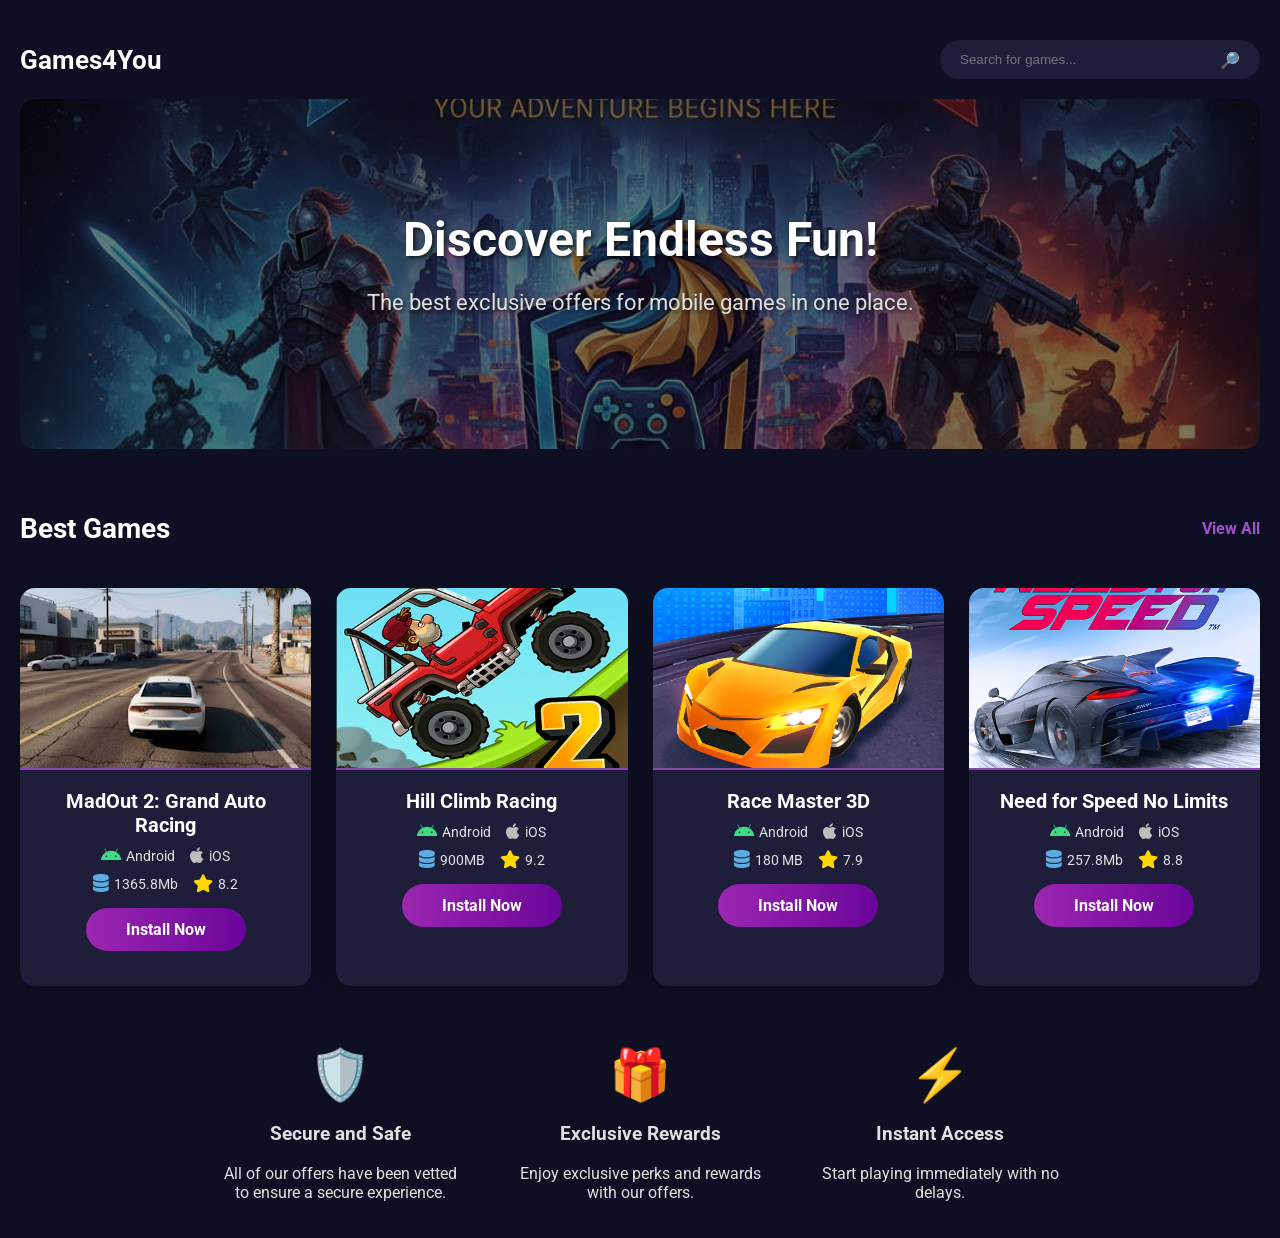
<file: index.html>
<!DOCTYPE html>
<html lang="en" dir="ltr">
<head>
    <meta charset="UTF-8">
    <meta name="viewport" content="width=device-width, initial-scale=1.0">
    <title>CPA Games Center</title>
    <link rel="preconnect" href="https://fonts.googleapis.com">
    <link rel="preconnect" href="https://fonts.gstatic.com" crossorigin>
    <link href="https://fonts.googleapis.com/css2?family=Roboto:wght@400;700&display=swap" rel="stylesheet">
    <link rel="stylesheet" href="https://cdnjs.cloudflare.com/ajax/libs/font-awesome/6.5.1/css/all.min.css">
    <link rel="stylesheet" href="main.css">
</head>
<body>
    <div class="container">
        <header>
            <div class="logo">Games4You</div>
            <div class="search-box">
                <input type="text" placeholder="Search for games...">
            </div>
        </header>

        <section class="hero-banner">
            <div class="hero-content">
                <h1>Discover Endless Fun!</h1>
                <p>The best exclusive offers for mobile games in one place.</p>
            </div>
        </section>
        
        <section class="games">
            <div class="section-header">
                <h2>Best Games</h2>
                <a href="#" class="view-all">View All</a>
            </div>
            <div class="games-grid">
                <div class="game-card">
                    <img src="images/MadOut.jpg" alt="Viking Saga">
                    <div class="game-info">
                        <h3>MadOut 2: Grand Auto Racing </h3>
                        <div class="game-details">
                            <div class="platforms">
                                <span>
                                    <i class="fab fa-android icon"></i>
                                    Android
                                </span>
                                <span>
                                    <i class="fab fa-apple icon"></i>
                                    iOS
                                </span>
                            </div>
                            <div class="stats">
                                <span>
                                    <i class="fas fa-database icon"></i>
                                    1365.8Mb
                                </span>
                                <span>
                                    <i class="fas fa-star icon"></i>
                                    8.2
                                </span>
                            </div>
                        </div>
                        <a href="https://an1.com/5322-madout2-bigcityonline-mod.html" class="cta-button" target="_blank">Install Now</a>
                    </div>
                </div>

                <div class="game-card">
                    <img src="images/Hill Climb Racing.avif" alt="Space Drifters">
                    <div class="game-info">
                        <h3>Hill Climb Racing</h3>
                        <div class="game-details">
                             <div class="platforms">
                                <span>
                                    <i class="fab fa-android icon"></i>
                                    Android
                                </span>
                                <span>
                                    <i class="fab fa-apple icon"></i>
                                    iOS
                                </span>
                            </div>
                            <div class="stats">
                                <span>
                                    <i class="fas fa-database icon"></i>
                                    900MB
                                </span>
                                <span>
                                    <i class="fas fa-star icon"></i>
                                    9.2
                                </span>
                            </div>
                        </div>
                        <a href="https://getmodsapk.com/8571-hill-climb-racing-2-mod-apk/" class="cta-button" target="_blank">Install Now</a>
                    </div>
                </div>

                <div class="game-card">
                    <img src="images/Race Master 3D.jpg" alt="Mystic Manor">
                    <div class="game-info">
                        <h3>Race Master 3D</h3>
                        <div class="game-details">
                             <div class="platforms">
                                <span>
                                    <i class="fab fa-android icon"></i>
                                    Android
                                </span>
                                <span>
                                    <i class="fab fa-apple icon"></i>
                                    iOS
                                </span>
                            </div>
                            <div class="stats">
                                <span>
                                    <i class="fas fa-database icon"></i>
                                   180 MB
                                </span>
                                <span>
                                    <i class="fas fa-star icon"></i>
                                    7.9
                                </span>
                            </div>
                        </div>
                        <a href="https://getmodsapk.com/race-master-3d-mod-apk/" class="cta-button" target="_blank">Install Now</a>
                    </div>
                </div>

                <div class="game-card">
                    <img src="images/Need for Speed No Limits.png" alt="Cyberpunk Arena">
                    <div class="game-info">
                        <h3>Need for Speed No Limits</h3>
                        <div class="game-details">
                             <div class="platforms">
                                <span>
                                    <i class="fab fa-android icon"></i>
                                    Android
                                </span>
                                <span>
                                    <i class="fab fa-apple icon"></i>
                                    iOS
                                </span>
                            </div>
                            <div class="stats">
                                <span>
                                    <i class="fas fa-database icon"></i>
                                   257.8Mb
                                </span>
                                <span>
                                    <i class="fas fa-star icon"></i>
                                    8.8
                                </span>
                            </div>
                        </div>
                        <a href="https://an1.com/1609-need-for-speed-no-limit.html" class="cta-button"target="_blank">Install Now</a>
                    </div>
                </div>
            </div>
        </section>

        <section class="features-section">
            <div class="features-grid">
                <div class="feature-item">
                    <div class="feature-icon">🛡️</div>
                    <h3>Secure and Safe</h3>
                    <p>All of our offers have been vetted to ensure a secure experience.</p>
                </div>
                <div class="feature-item">
                    <div class="feature-icon">🎁</div>
                    <h3>Exclusive Rewards</h3>
                    <p>Enjoy exclusive perks and rewards with our offers.</p>
                </div>
                <div class="feature-item">
                    <div class="feature-icon">⚡</div>
                    <h3>Instant Access</h3>
                    <p>Start playing immediately with no delays.</p>
                </div>
            </div>
        </section>
    </div>
</body>
</html>
</file>
<file: main.css>
:root {
            --dark-bg: #1A1A2E;
            --main-bg: #0F0F23;
            --card-bg: #1E1E3A;
            --purple-cta: #8B43B8;
            --purple-light: #A450D2;
            --text-color: #E0E0E0;
            --heading-color: #FFFFFF;
        }

        body {
            font-family: 'Roboto', sans-serif;
            background-color: var(--main-bg);
            color: var(--text-color);
            margin: 0;
            padding: 0;
            direction: ltr;
        }

        .container {
            max-width: 1300px;
            margin: 0 auto;
            padding: 20px;
        }

        /* Header */
        header {
            display: flex;
            justify-content: space-between;
            align-items: center;
            padding: 20px 0;
        }

        .logo {
            font-size: 26px;
            font-weight: bold;
            color: var(--heading-color);
        }

        .search-box {
            position: relative;
        }

        .search-box input {
            padding: 12px 20px;
            border-radius: 25px;
            border: none;
            background-color: var(--card-bg);
            color: var(--text-color);
            width: 250px;
            text-align: left;
            padding-right: 50px;
        }

        .search-box::after {
            content: '🔎';
            position: absolute;
            right: 20px;
            top: 50%;
            transform: translateY(-50%);
            color: var(--text-color);
        }

        /* Hero Banner with Background Image */
        .hero-banner {
            background-image: linear-gradient(rgba(0, 0, 0, 0.5), rgba(0, 0, 0, 0.5)), url(images/img-wtsp.jpeg);
            background-size: cover;
            background-position: center;
            background-repeat: no-repeat;
            border-radius: 15px;
            padding: 50px;
            position: relative;
            overflow: hidden;
            display: flex;
            align-items: center;
            justify-content: center;
            margin-bottom: 40px;
            min-height: 250px;
            text-shadow: 2px 2px 4px rgba(0, 0, 0, 0.7);
        }

        .hero-content {
            z-index: 2;
            text-align: center;
            max-width: 800px;
            color: var(--heading-color);
        }

        .hero-content h1 {
            font-size: 48px;
            margin: 0 0 15px;
            color: var(--heading-color);
        }

        .hero-content p {
            font-size: 22px;
            color: var(--text-color);
        }

        /* Game Cards Section */
        .section-header {
            display: flex;
            justify-content: space-between;
            align-items: center;
            margin: 40px 0 20px;
        }

        .section-header h2 {
            font-size: 28px;
            color: var(--heading-color);
        }

        .view-all {
            color: var(--purple-light);
            text-decoration: none;
            font-weight: bold;
        }

        /* Game Cards */
        .games-grid {
            display: grid;
            grid-template-columns: repeat(auto-fit, minmax(280px, 1fr));
            gap: 25px;
        }

        .game-card {
            background-color: var(--card-bg);
            border-radius: 15px;
            overflow: hidden;
            text-align: center;
            padding: 0 0 20px 0;
            transition: transform 0.3s ease;
            box-shadow: 0 4px 15px rgba(0, 0, 0, 0.2);
            position: relative;
        }

        .game-card:hover {
            transform: translateY(-5px);
        }

        .game-card img {
            width: 100%;
            height: 180px;
            object-fit: cover;
            border-bottom: 2px solid var(--purple-cta);
        }

        .game-info {
            padding: 15px;
        }

        .game-info h3 {
            margin: 0 0 10px;
            color: var(--heading-color);
            font-size: 20px;
        }

        .game-details {
            display: flex;
            flex-direction: column;
            justify-content: center;
            gap: 10px;
            font-size: 14px;
            color: var(--text-color);
            margin-bottom: 15px;
        }

        .game-details .platforms,
        .game-details .stats {
            display: flex;
            justify-content: center;
            gap: 15px;
        }
        
        .game-details span {
            display: flex;
            align-items: center;
            gap: 5px;
        }

        /* Font Awesome Icons */
        .game-details .icon {
            font-size: 18px;
        }

        /* Colors for each icon */
        .fa-android {
            color: #3DDC84; /* Android green */
        }
        
        .fa-apple {
            color: #BDBDBD; /* A light gray for iOS */
        }

        .fa-star {
            color: #FFD700; /* Gold color for rating star */
        }
        
        .fa-database {
            color: #5DADE2; /* Blue color for size icon */
        }

        .cta-button {
            display: inline-block;
            background-image: linear-gradient(to right, #9C27B0, #6A059B);
            color: var(--heading-color);
            padding: 12px 40px;
            border-radius: 25px;
            text-decoration: none;
            font-weight: bold;
            transition: transform 0.3s ease;
        }

        .cta-button:hover {
            transform: scale(1.05);
        }

        /* Features Section */
        .features-section {
            margin-top: 60px;
        }

        .features-grid {
            display: flex;
            justify-content: center;
            gap: 50px;
            flex-wrap: wrap;
        }

        .feature-item {
            text-align: center;
            max-width: 250px;
        }

        .feature-icon {
            font-size: 50px;
            color: var(--purple-cta);
            margin-bottom: 15px;
        }

        /* --- Media Queries for Mobile Responsiveness --- */
        @media (max-width: 768px) {
            .container {
                padding: 15px;
            }

            header {
                flex-direction: column;
                gap: 15px;
            }

            .logo {
                font-size: 22px;
            }

            .search-box input {
                width: 100%;
                text-align: center;
                padding-right: 20px;
            }

            .search-box::after {
                right: 20px;
            }

            .hero-banner {
                padding: 30px;
                min-height: 200px;
            }

            .hero-content h1 {
                font-size: 30px;
            }

            .hero-content p {
                font-size: 16px;
            }

            .section-header {
                flex-direction: column;
                align-items: center;
                gap: 10px;
            }

            .section-header h2 {
                font-size: 24px;
            }

            .games-grid {
                grid-template-columns: 1fr;
                gap: 20px;
            }

            .game-card img {
                height: 150px;
            }
            
            .features-grid {
                flex-direction: column;
                gap: 30px;
                align-items: center;
            }
        }
</file>
